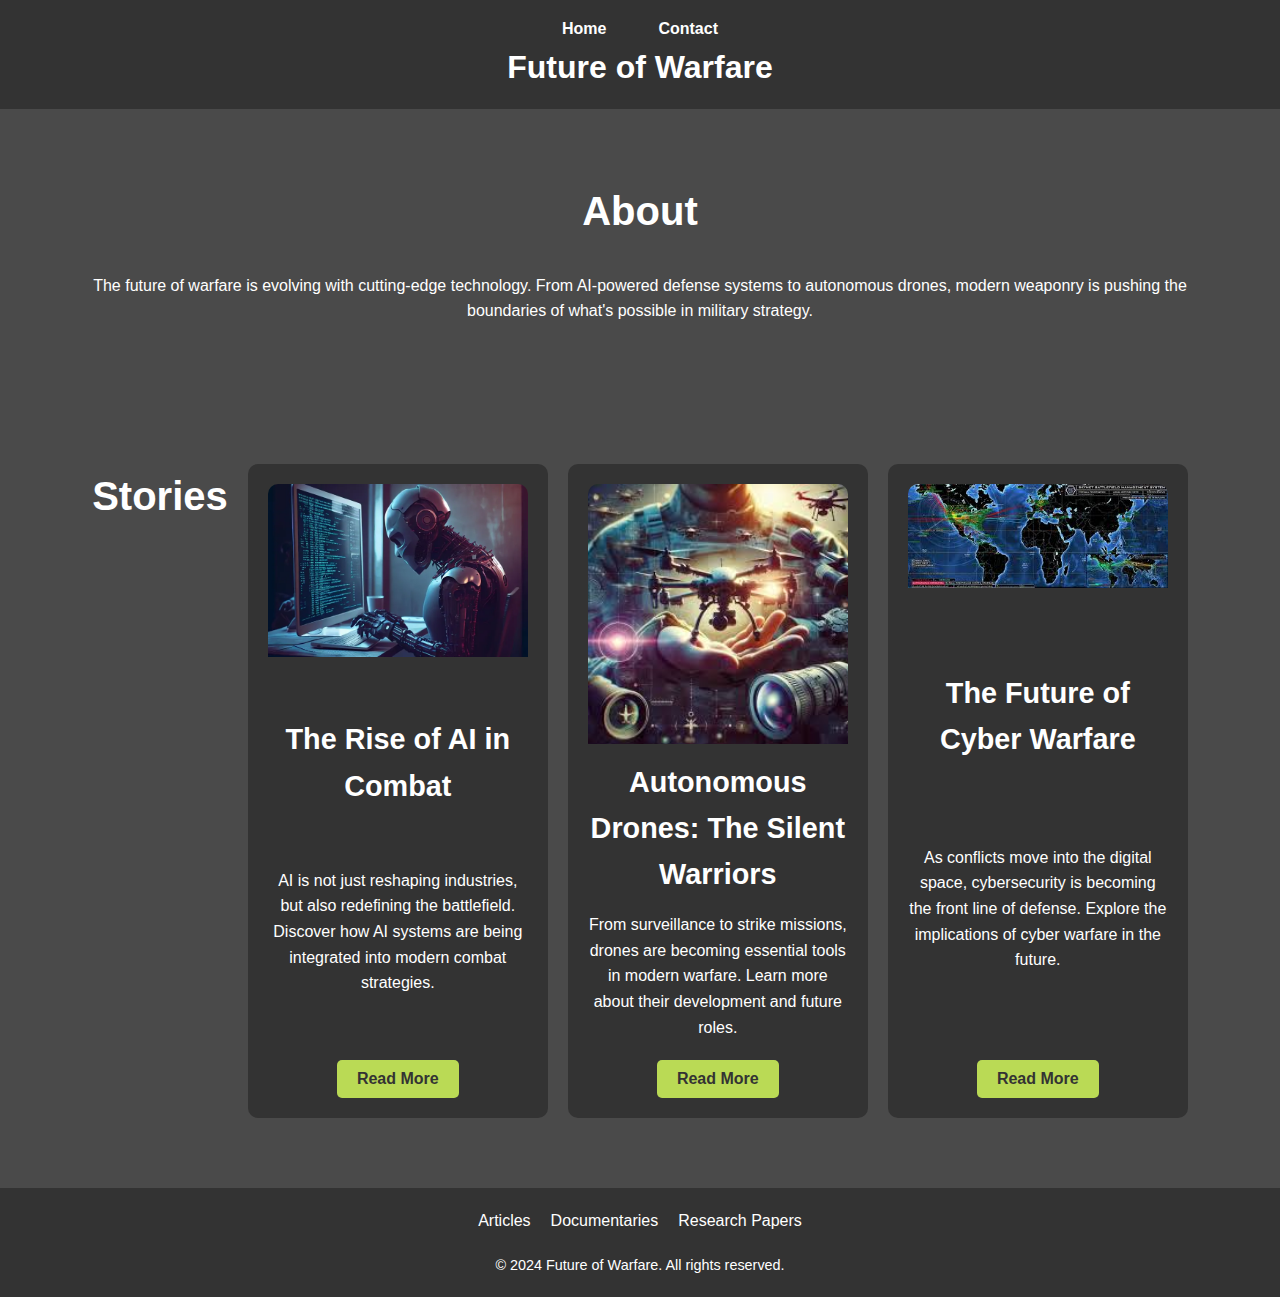
<file: index.html>
<!DOCTYPE html>
<html lang="en">
<head>
    <meta charset="UTF-8">
    <meta name="viewport" content="width=device-width, initial-scale=1.0">
    <title>Future of Warfare</title>
    <link rel="stylesheet" href="styles.css">
</head>
<body>
    <header>
        <nav>
            <ul>
                <li><a href="index.html">Home</a></li>
                <li><a href="contact.html">Contact</a></li>
            </ul>
        </nav>
        <h1>Future of Warfare</h1>
    </header>


    <section id="about">
        <div class="container">
            <h2>About</h2>
            <p>The future of warfare is evolving with cutting-edge technology. From AI-powered defense systems to autonomous drones, modern weaponry is pushing the boundaries of what's possible in military strategy.</p>
        </div>
    </section>

    <!-- Updated Stories Section with Read More Links -->
    <section id="stories">
        <div class="container">
            <h2 class="head2">Stories</h2>
            <div class="story-card">
                <img src="images/ai.webp" alt="Drone in Warfare">
                <h3>The Rise of AI in Combat</h3>
                <p>AI is not just reshaping industries, but also redefining the battlefield. Discover how AI systems are being integrated into modern combat strategies.</p>
                <a target="_blank" href="https://gjia.georgetown.edu/2024/07/12/war-artificial-intelligence-and-the-future-of-conflict/#:~:text=These%20accepted%20uses%20of%20AI,replaced%20with%20automated%20weapons%20systems."><button>Read More</button></a>
            </div>
            <div class="story-card">
                <img src="images/images.jpg" alt="Autonomous Drones">
                <h3>Autonomous Drones: The Silent Warriors</h3>
                <p>From surveillance to strike missions, drones are becoming essential tools in modern warfare. Learn more about their development and future roles.</p>
                <a target="_blank"  href="https://economictimes.indiatimes.com/news/defence/army-unleashes-silent-killer-indigenous-nagastra-1-suicide-drones-along-pakistan-china-borders-key-features-revealed/articleshow/110996803.cms?from=mdr"><button>Read More</button></a>
            </div>
            <div class="story-card">
                <img src="images/images (1).jpg" alt="Cyber Warfare">
                <h3>The Future of Cyber Warfare</h3>
                <p>As conflicts move into the digital space, cybersecurity is becoming the front line of defense. Explore the implications of cyber warfare in the future.</p>
                <a  target="_blank"  href="https://www.boozallen.com/insights/cyber/the-future-of-warfighting-cyber-enabling-convergence.html#:~:text=In%20the%20future%2C%20adversary%20cyber,commercial%20networks%20and%20space%20capabilities."><button>Read More</button></a>
            </div>
        </div>
    </section>

    <footer>
        <ul>
            <li><a href="https://lieber.westpoint.edu/articles-of-war/">Articles</a></li>
            <li><a href="https://ogc.osd.mil/Law-of-War/Treaty-Documents/">Documentaries</a></li>
            <li><a href="https://law.uq.edu.au/research/future-war/papers">Research Papers</a></li>
        </ul>
        <p>&copy; 2024 Future of Warfare. All rights reserved.</p>
    </footer>
</body>
</html>
</file>
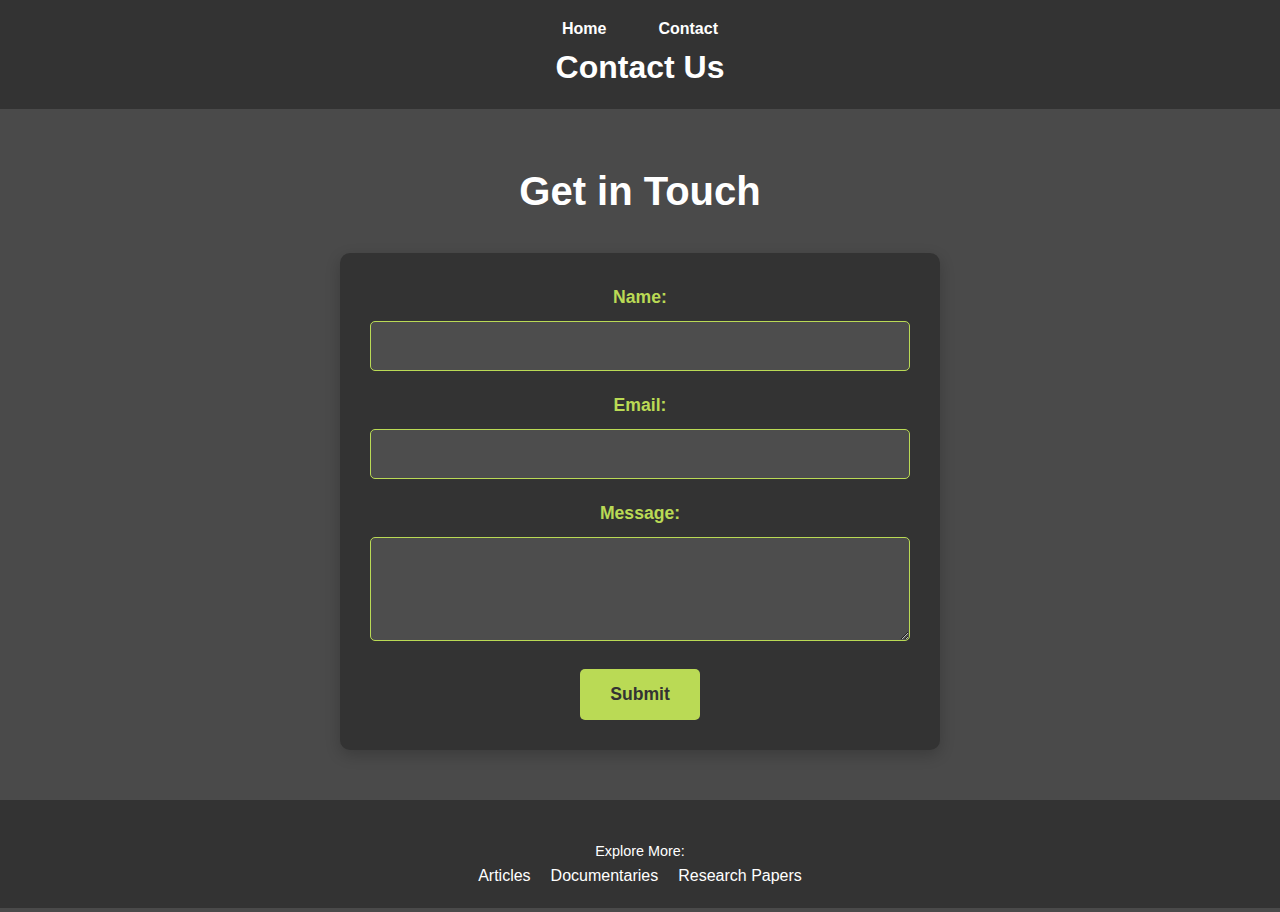
<file: contact.html>
<!DOCTYPE html>
<html lang="en">
<head>
    <meta charset="UTF-8">
    <meta name="viewport" content="width=device-width, initial-scale=1.0">
    <title>Contact Us - Future of Warfare</title>
    <link rel="stylesheet" href="styles.css">
</head>
<body>
    <header>
        <nav>
            <ul>
                <li><a href="index.html">Home</a></li>
                <li><a href="contact.html">Contact</a></li>
            </ul>
        </nav>
        <h1>Contact Us</h1>
    </header>

    <section id="contact-form">
        <h2>Get in Touch</h2>
        <form action="https://formbold.com/s/oWWLb" method="POST">
            <label for="name">Name:</label>
            <input type="text" id="name" name="name" required>

            <label for="email">Email:</label>
            <input type="email" id="email" name="email" required>

            <label for="message">Message:</label>
            <textarea id="message" name="message" rows="4" required></textarea>

            <button type="submit">Submit</button>
        </form>
    </section>

    <footer>
        <p>Explore More:</p>
        <ul>
            <li><a href="#">Articles</a></li>
            <li><a href="#">Documentaries</a></li>
            <li><a href="#">Research Papers</a></li>
        </ul>
    </footer>
</body>
</html>
</file>
<file: styles.css>
* {
    margin: 0;
    padding: 0;
    box-sizing: border-box;
}

body {
    font-family: 'Roboto', sans-serif;
    background-color: #4a4a4a; /* Grey background */
    color: #ffffff; /* White text */
    line-height: 1.6;
    overflow-x: hidden; /* Prevent horizontal scrolling */
}

header {
    background-color: #333333; /* Dark grey header background */
    color: #ffffff;
    padding: 1rem 0;
    text-align: center;
}

nav ul {
    list-style: none;
    display: flex;
    justify-content: center;
    gap: 20px;
}

nav ul li a {
    color: #ffffff;
    text-decoration: none;
    padding: 8px 16px;
    transition: background-color 0.3s ease, color 0.3s ease;
    border-radius: 5px;
    font-weight: bold;
}

nav ul li a:hover {
    background-color: #bada55; /* Light green hover effect */
    color: #333333; /* Dark text on hover */
}

.container {
    max-width: 1200px;
    margin: 0 auto;
    padding: 20px;
}

.hero {
    background-color: #333333; /* Dark grey background for hero section */
    color: #ffffff;
    padding: 100px 20px;
    text-align: left;
}

.hero h1 {
    font-size: 3rem;
    margin-bottom: 20px;
}

.hero p {
    font-size: 1.5rem;
    margin-bottom: 40px;
}

.hero button {
    background-color: #bada55; /* Light green button */
    color: #333333; /* Dark text */
    padding: 15px 30px;
    border: none;
    border-radius: 5px;
    cursor: pointer;
    font-size: 1rem;
    font-weight: bold;
    transition: background-color 0.3s ease;
}

.hero button:hover {
    background-color: #a8cc44; /* Slightly darker green on hover */
}

section {
    padding: 50px 20px;
    background-color: #4a4a4a; /* Grey background for sections */
    color: #ffffff;
    text-align: center;
}

section h2 {
    font-size: 2.5rem;
    margin-bottom: 30px;
}

/* Flexbox container for horizontally aligned story cards */
#stories .container {
    display: flex;
    flex-wrap: wrap; /* Allows wrapping on smaller screens */
    gap: 20px; /* Space between cards */
    justify-content: center; /* Center the story cards horizontally */
    align-items: stretch; /* Ensure cards have equal height */
}

.story-card {
    background-color: #333333; /* Dark grey background for story cards */
    padding: 20px;
    border-radius: 10px;
    transition: transform 0.3s ease, background-color 0.3s ease;
    overflow: hidden; /* Prevent overflow */
    width: 300px; /* Fixed width for story cards */
    box-sizing: border-box; /* Include padding and border in width */
    display: flex;
    flex-direction: column;
    justify-content: space-between;
}

.story-card:hover {
    transform: translateY(-10px);
    background-color: #4d4d4d; /* Slightly lighter grey on hover */
}

.story-card img {
    width: 100%; /* Make image take up the full width of the card */
    height: auto; /* Maintain aspect ratio */
    border-radius: 10px 10px 0 0; /* Round the top corners of the image */
    margin-bottom: 15px;
}

.story-card h3 {
    font-size: 1.8rem;
    margin-bottom: 15px;
}

.story-card p {
    font-size: 1rem;
    margin-bottom: 20px;
}

.story-card a {
    text-decoration: none; /* Remove underline from links */
}

.story-card button {
    background-color: #bada55; /* Light green button */
    color: #333333; /* Dark text */
    padding: 10px 20px;
    border: none;
    border-radius: 5px;
    cursor: pointer;
    font-size: 1rem;
    font-weight: bold;
    transition: background-color 0.3s ease;
    align-self: flex-start; /* Align button to the left */
}

.story-card button:hover {
    background-color: #a8cc44; /* Slightly darker green on hover */
}

footer {
    background-color: #333333; /* Dark grey footer background */
    color: #ffffff;
    padding: 20px;
    text-align: center;
}

footer ul {
    list-style: none;
    display: flex;
    justify-content: center;
    gap: 20px;
}

footer ul li a {
    color: #ffffff;
    text-decoration: none;
    transition: color 0.3s ease;
}

footer ul li a:hover {
    color: #bada55; /* Light green hover effect */
}

footer p {
    margin-top: 20px;
    font-size: 0.9rem;
}

/* Responsive design for smaller screens */
@media (max-width: 768px) {
    .story-card {
        width: 100%; /* Full width on smaller screens */
    }
}

.head2{
    display: block;
    align-items: center;
    justify-content: center;
}

form {
    background-color: #333333; /* Dark grey form background */
    padding: 30px;
    border-radius: 10px;
    max-width: 600px;
    margin: 0 auto;
    box-shadow: 0 5px 15px rgba(0, 0, 0, 0.2); /* Subtle shadow for depth */
}

form label {
    display: block;
    margin-bottom: 10px;
    font-size: 1.1rem;
    color: #bada55; /* Light green label color */
    font-weight: bold;
}

form input, form textarea {
    width: 100%;
    padding: 15px;
    margin-bottom: 20px;
    border: 1px solid #bada55; /* Light green border */
    border-radius: 5px;
    background-color: #4d4d4d; /* Dark grey input background */
    color: #ffffff; /* White text */
    font-size: 1rem;
    box-sizing: border-box; /* Ensure padding is included in the element's width */
}

form input:focus, form textarea:focus {
    border-color: #a8cc44; /* Darker green on focus */
    outline: none; /* Remove the default outline */
    box-shadow: 0 0 10px rgba(186, 218, 85, 0.5); /* Add a green glow effect */
}

form button {
    background-color: #bada55; /* Light green button */
    color: #333333; /* Dark text */
    padding: 15px 30px;
    border: none;
    border-radius: 5px;
    cursor: pointer;
    font-size: 1.1rem;
    font-weight: bold;
    transition: background-color 0.3s ease;
    display: inline-block;
}

form button:hover {
    background-color: #a8cc44; /* Slightly darker green on hover */
}

form button:active {
    transform: scale(0.98); /* Add a slight press effect */
}
</file>
